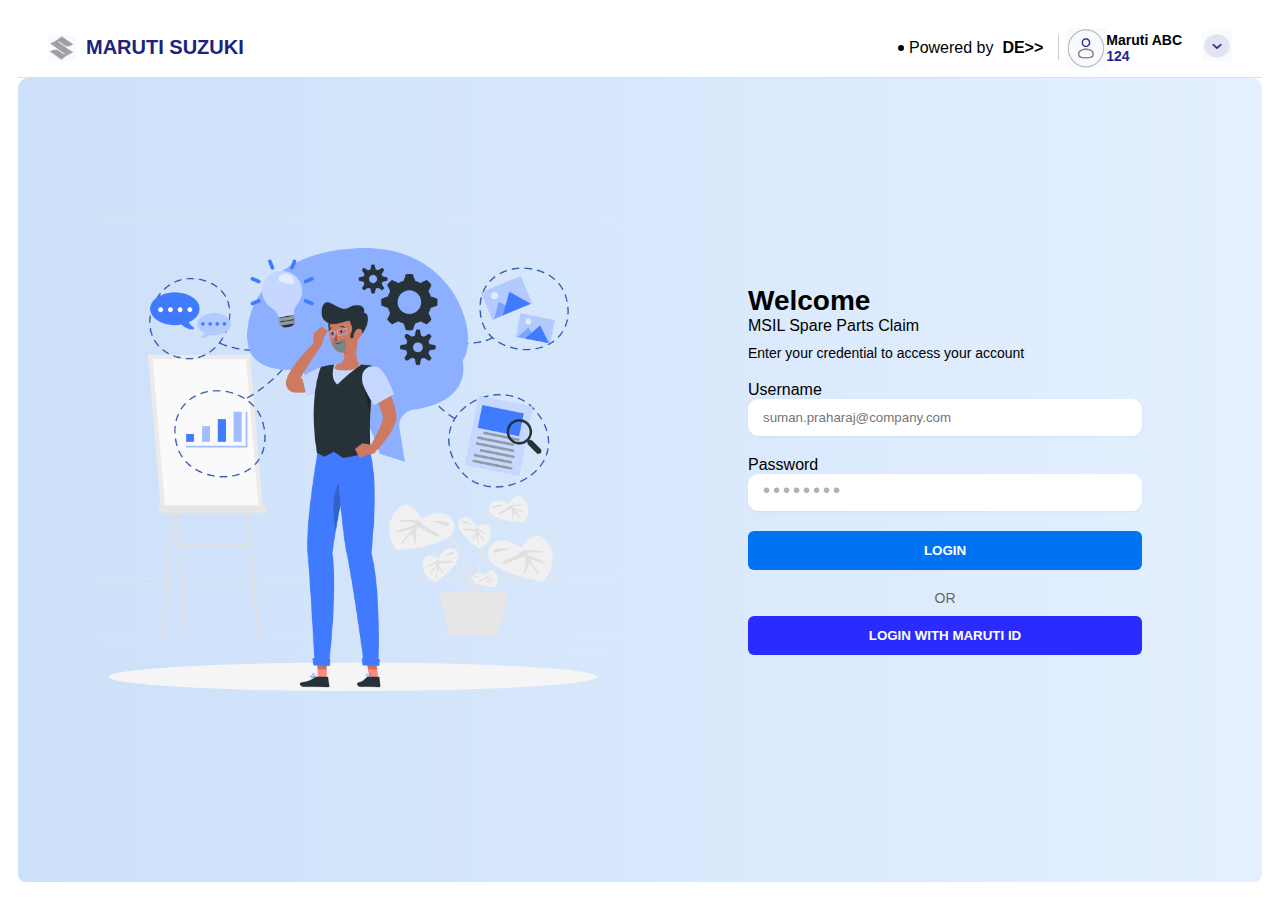
<file: index.html>
<!DOCTYPE html>
<html lang="en">
<head>
  <meta charset="UTF-8" />
  <meta name="viewport" content="width=device-width, initial-scale=1.0" />
  <title>MSIL Spare Parts Claim</title>
  <link rel="stylesheet" href="styles.css" />
</head>
<body>
  <div class="page-border">
    <header class="main-header">
      <div class="left">
        <img src="maruti logo.png" class="msil-logo" alt="Maruti Suzuki Logo" >
        <span class="brand-name">MARUTI SUZUKI</span>
      </div>
      <div class="right">
        <div class="powered">
          <span class="dot"></span> Powered by <strong>&nbsp; DE>></strong>
        </div>
        <div class="divider"></div>
        <div class="user-profile">
          <div class="user-avatar"><img src="user-icon.png" alt="User Icon" style="width: 40px; height: 40px;"></div>
          <div class="user-details">
            <div class="user-name">Maruti ABC</div>
            <div class="user-id">124</div>
          </div>
          <div class="user-avatar2"><img src="dropdown-icon.png" alt="User Icon" style="width: 30px; height: 30px;"></div>
        </div>
      </div>
    </header>

    <main class="main-content">
      <div class="illustration">
        <img src="illustration.png" alt="Illustration" />
      </div>
      <div class="login-box">
        <h1>Welcome</h1>
        <h2>MSIL Spare Parts Claim</h2>
        <p>Enter your credential to access your account</p>
        <form id="login-form">
          <label>Username</label>
          <input type="email" placeholder="suman.praharaj@company.com" required>
          <label>Password</label>
          <input type="password" class="password-field" placeholder="••••••••" required>
          <button type="submit" class="btn-login">LOGIN</button>
          <div class="divider-text">OR</div>
          <button type="button" class="btn-maruti">LOGIN WITH MARUTI ID</button>
        </form>
      </div>
    </main>
  </div>
  <script>
    document.getElementById("login-form").addEventListener("submit", function(e) {
      e.preventDefault(); // Stop actual form submission
      window.location.href = "otp.html"; // Redirect to OTP page
    });
    document.querySelector(".btn-maruti").addEventListener("click", function() {
      window.location.href = "dashboard.html";
    });
  </script>  
</body>
</html>
</file>
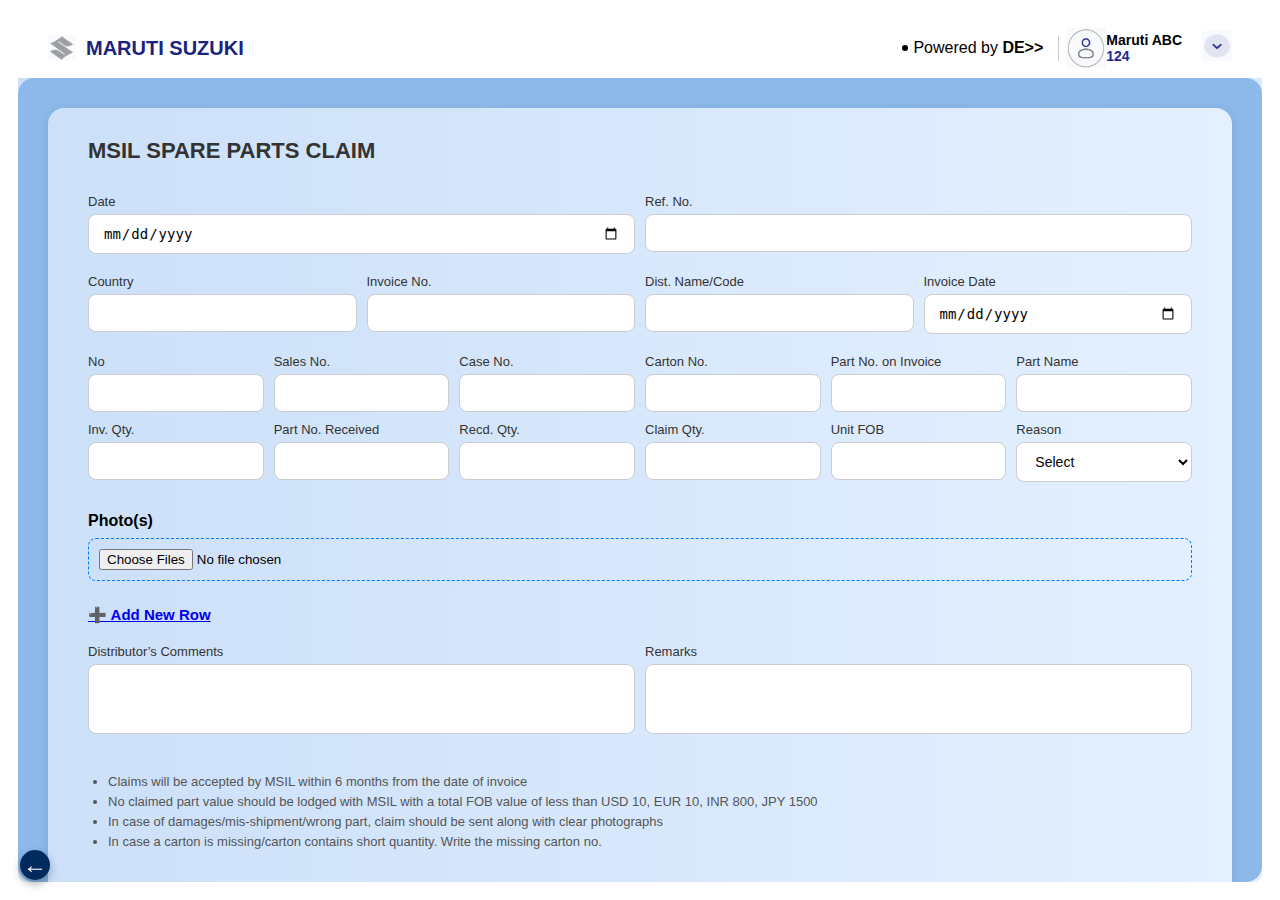
<file: create-claim.html>
<!DOCTYPE html>
<html lang="en">
<head>
  <meta charset="UTF-8">
  <meta name="viewport" content="width=device-width, initial-scale=1.0">
  <title>Create New Claim</title>
  <link rel="stylesheet" href="claim-form.css">
</head>
<body>
  <div class="page-border">
    <header class="main-header">
      <div class="left">
        <img src="maruti logo.png" class="msil-logo" alt="Maruti Suzuki Logo">
        <span class="brand-name">MARUTI SUZUKI</span>
      </div>
      <div class="right">
        <div class="powered">
          <span class="dot"></span> Powered by <strong>&nbspDE>></strong>
        </div>
        <div class="divider"></div>
        <div class="user-profile">
          <div class="user-avatar"><img src="user-icon.png" alt="User Icon" style="width: 40px; height: 40px;"></div>
          <div class="user-details">
            <div class="user-name">Maruti ABC</div>
            <div class="user-id">124</div>
          </div>
          <div class="user-avatar2"><img src="dropdown-icon.png" alt="User Icon" style="width: 30px; height: 30px;"></div>
        </div>
      </div>
    </header>

    <div class="inner-container">
    <main class="claim-form-container">
      <h2>MSIL SPARE PARTS CLAIM</h2>
      <form class="claim-form">

        <!-- First Row -->
        <div class="row">
          <div class="form-group">
            <label for="date">Date</label>
            <input type="date" id="date" name="date">
          </div>
          <div class="form-group">
            <label for="refNo">Ref. No.</label>
            <input type="text" id="refNo" name="refNo">
          </div>
        </div>

        <!-- Second Row -->
        <div class="row">
          <div class="form-group">
            <label for="country">Country</label>
            <input type="text" id="country" name="country">
          </div>
          <div class="form-group">
            <label for="invoiceNo">Invoice No.</label>
            <input type="text" id="invoiceNo" name="invoiceNo">
          </div>
          <div class="form-group">
            <label for="distName">Dist. Name/Code</label>
            <input type="text" id="distName" name="distName">
          </div>
          <div class="form-group">
            <label for="invoiceDate">Invoice Date</label>
            <input type="date" id="invoiceDate" name="invoiceDate">
          </div>
        </div>

        <!-- Third Long Row -->
        <div class="row">
          <div class="form-group"><label>No</label><input type="text"></div>
          <div class="form-group"><label>Sales No.</label><input type="text"></div>
          <div class="form-group"><label>Case No.</label><input type="text"></div>
          <div class="form-group"><label>Carton No.</label><input type="text"></div>
          <div class="form-group"><label>Part No. on Invoice</label><input type="text"></div>
          <div class="form-group"><label>Part Name</label><input type="text"></div>
          <div class="form-group"><label>Inv. Qty.</label><input type="text"></div>
          <div class="form-group"><label>Part No. Received</label><input type="text"></div>
          <div class="form-group"><label>Recd. Qty.</label><input type="text"></div>
          <div class="form-group"><label>Claim Qty.</label><input type="text"></div>
          <div class="form-group"><label>Unit FOB</label><input type="text"></div>
          <div class="form-group">
            <label>Reason</label>
            <select>
              <option value="">Select</option>
              <option value="missing">Missing</option>
              <option value="damaged">Damaged</option>
            </select>
          </div>
        </div>

        <!-- Photo Upload Section -->
        <div class="photo-section">
          <label>Photo(s)</label>
          <input type="file" multiple>
        </div>

        <div class="add-row">
          <a href="#">➕ Add New Row</a>
        </div>

        <!-- Comments Row -->
        <div class="row">
          <div class="form-group" style="flex: 1;">
            <label>Distributor’s Comments</label>
            <textarea rows="3"></textarea>
          </div>
          <div class="form-group" style="flex: 1;">
            <label>Remarks</label>
            <textarea rows="3"></textarea>
          </div>
        </div>

        <!-- Notes Section -->
        <ul class="notes">
          <li>Claims will be accepted by MSIL within 6 months from the date of invoice</li>
          <li>No claimed part value should be lodged with MSIL with a total FOB value of less than USD 10, EUR 10, INR 800, JPY 1500</li>
          <li>In case of damages/mis-shipment/wrong part, claim should be sent along with clear photographs</li>
          <li>In case a carton is missing/carton contains short quantity. Write the missing carton no.</li>
        </ul>

        <!-- Buttons -->
        <div class="form-buttons">
          <button type="button" class="back-btn">←</button>
          <button type="button" class="submit-btn" onclick="goToPopup()">SUBMIT</button>
        </div>
      </form>
    </main>
    </div>
  </div>
  <!-- Success Modal -->
  <div class="modal-overlay" id="successModal" style="display:none;">
    <div class="modal-content">
      <span class="close-btn" onclick="closeModal()">✖</span>
      <p>Claim Submitted Successfully!</p>
      <button class="ok-btn" onclick="closeModal()">OK</button>
    </div>
  </div>
  <button class="back-button" onclick="goBack()">
    &#8592;
  </button>
  <script>
    function showModal() {
      document.getElementById('successModal').style.display = 'flex';
      document.querySelector('.submit-btn').disabled = true;
    }

    function closeModal() {
      document.getElementById('successModal').style.display = 'none';
      window.location.href = 'dashboard.html'; // Redirect to dashboard after OK
    }

    // Attach to submit button
    document.querySelector('.submit-btn').addEventListener('click', function(e) {
      e.preventDefault();
      showModal();
    });
    function goBack() {
      window.history.back();
    }
  </script>
</body>
</html>
</file>
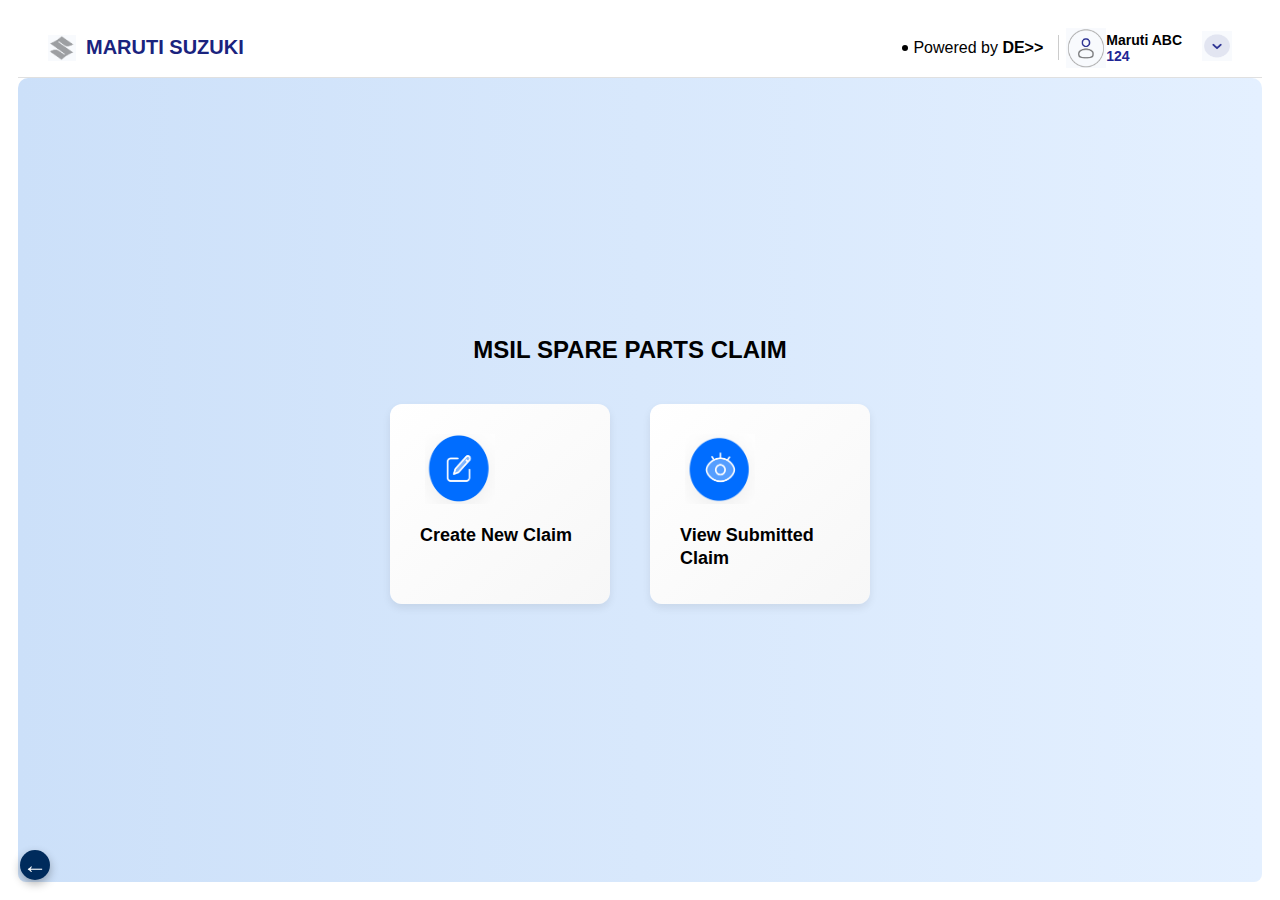
<file: dashboard.html>
<!DOCTYPE html>
<html lang="en">
<head>
  <meta charset="UTF-8" />
  <meta name="viewport" content="width=device-width, initial-scale=1.0"/>
  <title>MSIL Spare Parts Claim</title>
  <link rel="stylesheet" href="dashboard.css" />
</head>
<body>
  <div class="page-border">
    <header class="main-header">
      <div class="left">
        <img src="maruti logo.png" class="msil-logo" alt="Maruti Suzuki Logo" />
        <span class="brand-name">MARUTI SUZUKI</span>
      </div>
      <div class="right">
        <div class="powered">
          <span class="dot"></span> Powered by <strong>&nbspDE>></strong>
        </div>
        <div class="divider"></div>
        <div class="user-profile">
          <div class="user-avatar"><img src="user-icon.png" alt="User Icon" style="width: 40px; height: 40px;"></div>
          <div class="user-details">
            <div class="user-name">Maruti ABC</div>
            <div class="user-id">124</div>
          </div>
          <div class="user-avatar2"><img src="dropdown-icon.png" alt="User Icon" style="width: 30px; height: 30px;"></div>
        </div>
      </div>
    </header>

    <main class="main-content">
      <div>
        <h1 class="page-title">MSIL SPARE PARTS CLAIM</h1>
        <div class="options-container">
          <a href="create-claim.html" style="text-decoration: none;">
            <div class="option-card">
              <img src="create-icon.png" alt="Create Icon" />
              <div class="option-title">Create New Claim</div>
            </div>
          </a>
          <a href="submitted-claims.html" style="text-decoration: none;">
          <div class="option-card">
            <img src="view-icon.png" alt="View Icon" />
            <div class="option-title">View Submitted Claim</div>
          </div>
          </a>
        </div>
      </div>
    </main>
  </div>
  <button class="back-button" onclick="goBack()">
    &#8592;
  </button>
  <script>
    function goBack() {
      window.history.back();
    }
  </script> 
</body>
</html>
</file>
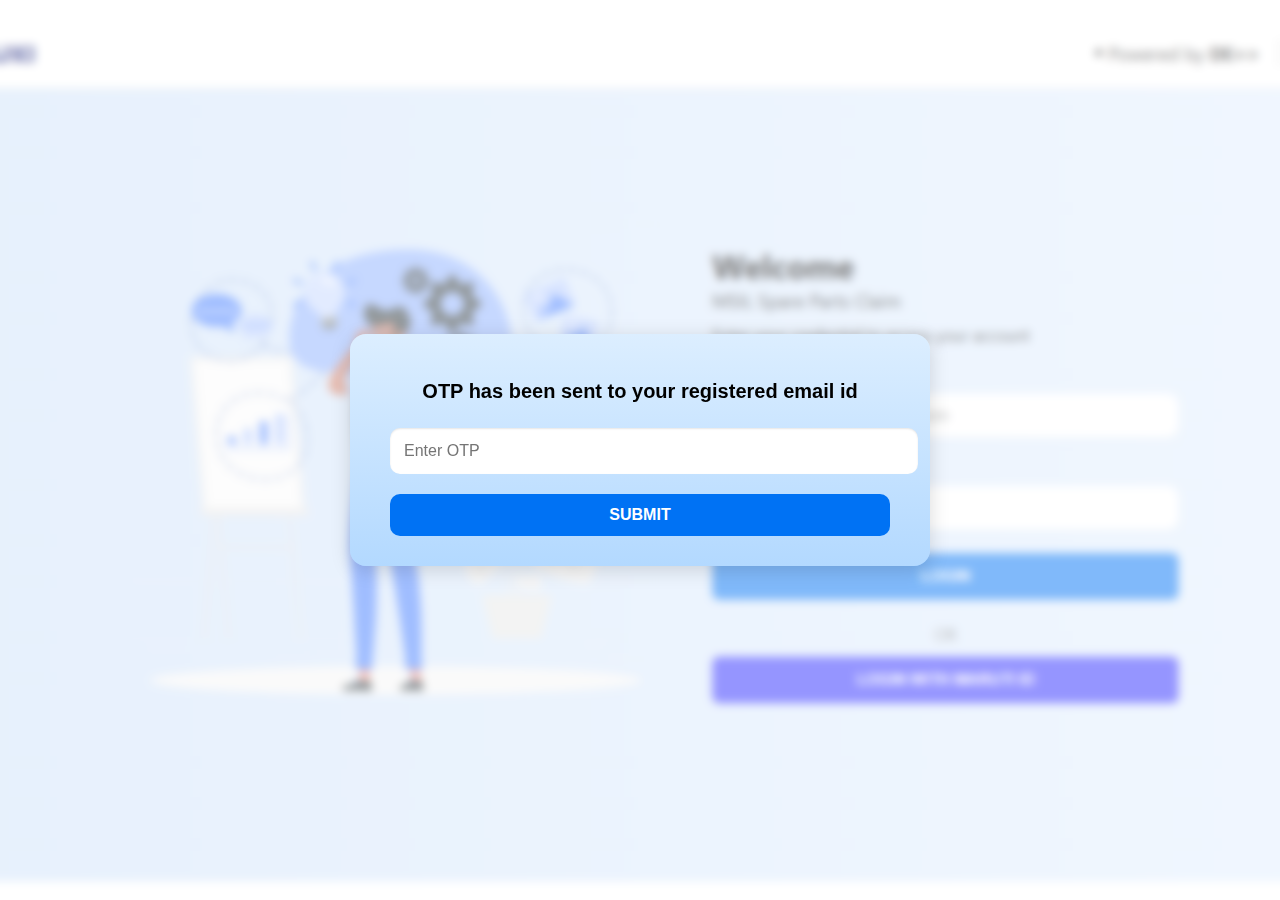
<file: otp.html>
<!DOCTYPE html>
<html lang="en">
<head>
  <meta charset="UTF-8" />
  <meta name="viewport" content="width=device-width, initial-scale=1.0" />
  <title>OTP Verification</title>
  <style>
    html, body {
      margin: 0;
      padding: 0;
      height: 100%;
      font-family: 'Segoe UI', sans-serif;
      background: url('Screenshot 2025-04-25 113250.png') no-repeat center center fixed;
      background-size: cover;
      overflow: hidden;
    }

    .otp-overlay {
      position: fixed;
      top: 0; left: 0;
      width: 100%;
      height: 100%;
      backdrop-filter: blur(5px);
      background-color: rgba(255, 255, 255, 0.5);
      display: flex;
      justify-content: center;
      align-items: center;
    }

    .otp-box {
      background: linear-gradient(to bottom, #dceeff, #b3d9ff);
      padding: 30px 40px;
      border-radius: 16px;
      box-shadow: 0 4px 20px rgba(0, 0, 0, 0.15);
      text-align: center;
      width: 500px;
    }

    .otp-box h2 {
      font-size: 20px;
      margin-bottom: 25px;
    }

    .otp-box h2 strong {
      font-weight: bold;
    }

    .otp-box input {
      padding: 14px;
      font-size: 16px;
      border: none;
      border-radius: 10px;
      width: 100%;
      margin-bottom: 20px;
      outline: none;
      box-shadow: inset 0 1px 2px rgba(0, 0, 0, 0.1);
    }

    .otp-box button {
      padding: 12px;
      width: 100%;
      font-size: 16px;
      background-color: #0072f4;
      color: white;
      font-weight: bold;
      border: none;
      border-radius: 10px;
      cursor: pointer;
      transition: background-color 0.3s ease;
    }

    .otp-box button:hover {
      background-color: #005ace;
    }
  </style>
</head>
<body>
  <div class="otp-overlay">
    <div class="otp-box">
      <h2><strong>OTP</strong> has been sent to your registered email id</h2>
      <input type="text" placeholder="Enter OTP" required />
      <button type="submit" onclick="window.location.href='dashboard.html'">SUBMIT</button>
    </div>
  </div>
</body>
</html>
</file>
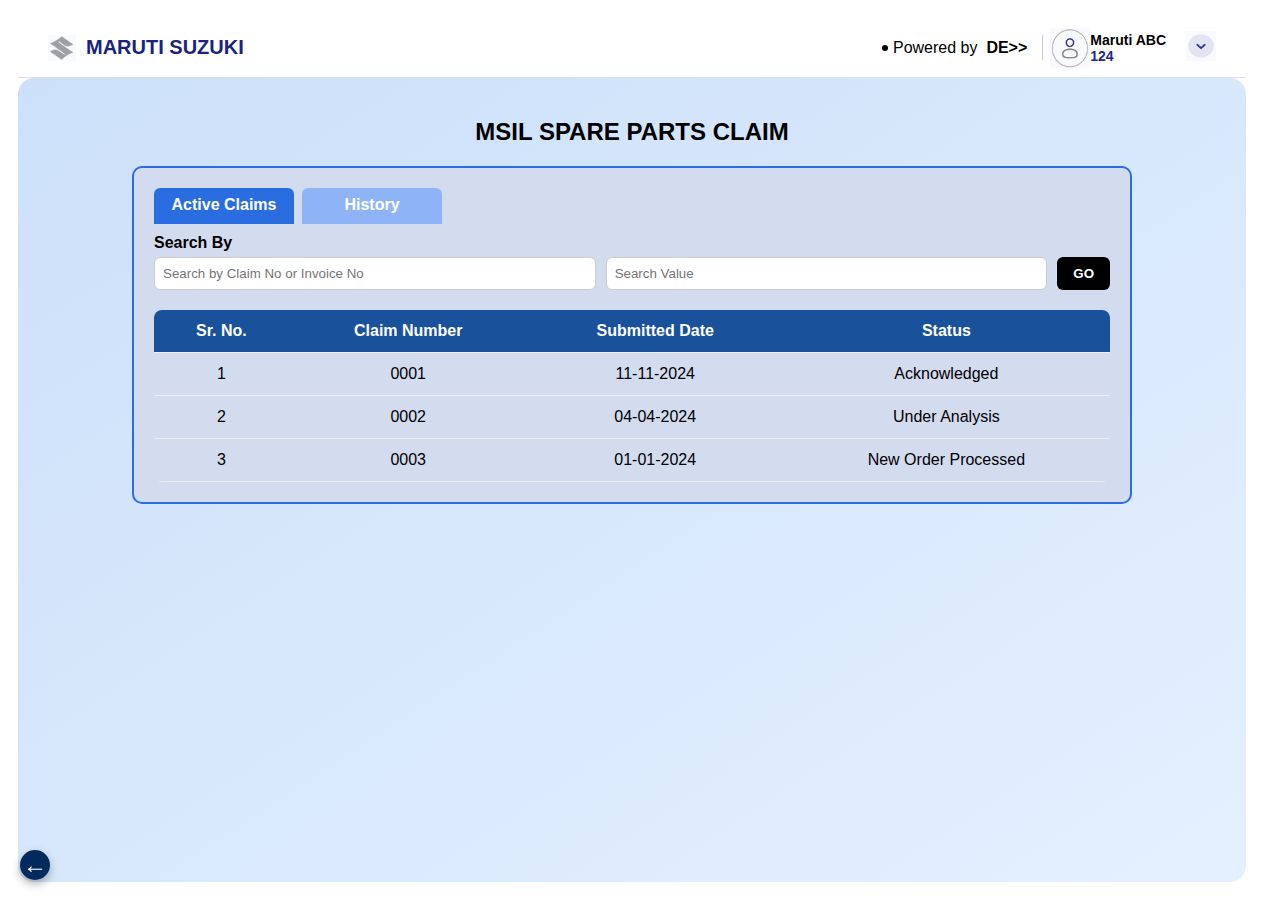
<file: submitted-claims.html>
<!DOCTYPE html>
<html lang="en">
<head>
    <meta charset="UTF-8">
    <title>MSIL Spare Parts Claim</title>
    <link rel="stylesheet" href="submitted-claims.css">
</head>
<body>
    <div class="page-border">
        <header class="main-header">
            <div class="left">
              <img src="maruti logo.png" class="msil-logo" alt="Maruti Suzuki Logo" >
              <span class="brand-name">MARUTI SUZUKI</span>
            </div>
            <div class="right">
              <div class="powered">
                <span class="dot"></span> Powered by <strong>&nbsp; DE>></strong>
              </div>
              <div class="divider"></div>
              <div class="user-profile">
                <div class="user-avatar"><img src="user-icon.png" alt="User Icon" style="width: 40px; height: 40px;"></div>
                <div class="user-details">
                  <div class="user-name">Maruti ABC</div>
                  <div class="user-id">124</div>
                </div>
                <div class="user-avatar2"><img src="dropdown-icon.png" alt="User Icon" style="width: 30px; height: 30px;"></div>
              </div>
            </div>
        </header>

        <main class="main-content">
            <h1>MSIL SPARE PARTS CLAIM</h1>

            <div class="claims-container">
                <div class="tabs">
                    <button class="tab active" id="active-tab">Active Claims</button>
                    <button class="tab" id="history-tab">History</button>
                </div>

                <div class="search-section">
                    <label class="search-label">Search By</label>
                    <div class="search-bar">
                        <input type="text" placeholder="Search by Claim No or Invoice No">
                        <input type="text" placeholder="Search Value">
                        <button class="go-btn">GO</button>
                    </div>
                </div>

                <div class="table-container">
                    <!-- ACTIVE CLAIMS TABLE -->
                    <table id="active-claims-table">
                        <thead>
                            <tr>
                                <th>Sr. No.</th>
                                <th>Claim Number</th>
                                <th>Submitted Date</th>
                                <th>Status</th>
                            </tr>
                        </thead>
                        <tbody>
                            <tr>
                                <td>1</td>
                                <td>0001</td>
                                <td>11-11-2024</td>
                                <td>Acknowledged</td>
                            </tr>
                            <tr>
                                <td>2</td>
                                <td>0002</td>
                                <td>04-04-2024</td>
                                <td>Under Analysis</td>
                            </tr>
                            <tr>
                                <td>3</td>
                                <td>0003</td>
                                <td>01-01-2024</td>
                                <td>New Order Processed</td>
                            </tr>
                        </tbody>
                    </table>

                    <!-- HISTORY TABLE (Initially Hidden) -->
                    <table id="history-table" style="display: none;">
                        <thead>
                            <tr>
                                <th>Sr. No.</th>
                                <th>Claim Number</th>
                                <th>Submitted Date</th>
                                <th>Status</th>
                            </tr>
                        </thead>
                        <tbody>
                            <tr>
                                <td>1</td>
                                <td>0001</td>
                                <td>11-11-2024</td>
                                <td>New Claim</td>
                            </tr>
                            <tr>
                                <td>2</td>
                                <td>0002</td>
                                <td>04-04-2024</td>
                                <td>Acknowledged</td>
                            </tr>
                            <tr>
                                <td>3</td>
                                <td>0003</td>
                                <td>01-01-2024</td>
                                <td>Under Analysis</td>
                            </tr>
                        </tbody>
                    </table>
                </div>

            </div>
        </main>
    </div>
    <button class="back-button" onclick="goBack()">
        &#8592;
    </button>    
    <script >
        function goBack() {
            window.history.back();
        }
        document.getElementById('active-tab').addEventListener('click', function() {
            document.getElementById('active-claims-table').style.display = 'table';
            document.getElementById('history-table').style.display = 'none';

            this.classList.add('active');
            document.getElementById('history-tab').classList.remove('active');
        });

        document.getElementById('history-tab').addEventListener('click', function() {
            document.getElementById('active-claims-table').style.display = 'none';
            document.getElementById('history-table').style.display = 'table';

            this.classList.add('active');
            document.getElementById('active-tab').classList.remove('active');
        });
    </script> <!-- Linking JavaScript -->
</body>
</html>
</file>
<file: styles.css>
* {
  margin: 0;
  padding: 0;
  box-sizing: border-box;
}

body, html {
  margin: 0;
  padding: 0;
  height: 100%;
  font-family: 'Segoe UI', sans-serif;  
  overflow: hidden;
}

.page-border {
  margin: 10px;
  border: 8px solid white;
  border-radius: 16px;
  box-sizing: border-box;
  height: calc(100vh - 20px);
  overflow: hidden;
  background: white; /* Makes the box white */
  display: flex;
  flex-direction: column;
}

.main-header {
  display: flex;
  justify-content: space-between;
  align-items: center;
  background-color: white; /* FIXED: Make header pure white */
  padding: 8px 30px;
  height: 60px;
  border-bottom: 1px solid #e0e0e0;
}

.left, .right, .user-profile, .powered {
  display: flex;
  align-items: center;
}

.msil-logo {
  height: 26px;
}

.brand-name {
  font-weight: 800;
  font-size: 20px;
  color: #1a237e;
  margin-left: 10px;
}

.dot {
  width: 6px;
  height: 6px;
  background: #000;
  border-radius: 50%;
  margin-right: 5px;
}

.divider {
  height: 25px;
  width: 1px;
  background-color: #ccc;
  margin: 0 15px;
}

.user-avatar {
  width: 32px;
  height: 32px;
  /* border: 1px solid #aaa;
  border-radius: 50%; */
  display: flex;
  justify-content: center;
  align-items: center;
  padding-right: 8px;
}

.user-details{
  padding-right: 20px;
}

.inner-dot {
  width: 10px;
  height: 10px;
  background-color: #4a148c;
  border-radius: 50%;
}

.user-name {
  font-size: 14px;
  font-weight: 700;
}

.user-id {
  font-size: 14px;
  color: #212694;
  font-weight: 700;
}

.dropdown {
  font-size: 14px;
  padding-left: 8px;
}

.main-content {
  flex: 1;
  display: flex;
  justify-content: center;
  align-items: center;
  padding: 20px 40px 40px 20px;  /* ← Padding: top, right, bottom, left */
  background: linear-gradient(to right, #cce0f9, #e4f0ff); /* Gradient inside box */
  box-sizing: border-box;
  border-top-left-radius: 10px;
  border-top-right-radius: 10px;
}

.illustration img {
  max-height: 70vh;
  width: auto;
}

.login-box {
  width: 400px;
  margin: 80px;
}

.login-box h1 {
  font-size: 28px;
}

.login-box h2 {
  font-size: 16px;
  font-weight: normal;
  margin-bottom: 10px;
}

.login-box p {
  font-size: 14px;
  margin-bottom: 20px;
}

form {
  display: flex;
  flex-direction: column;
}

form input {
  padding: 10px 14px;
  margin-bottom: 20px;
  border-radius: 10px;
  border: 1px solid white;
  background: white;
  box-shadow: 0 1px 3px rgba(0,0,0,0.05);
}

form input:focus {
  outline: none;
  border-color: #3399ff;
}

.password-field::placeholder {
  font-size: 20px;
  letter-spacing: 3px;
  color: #b0b0b0;
}

.btn-login, .btn-maruti {
  padding: 12px;
  border: none;
  color: white;
  font-weight: bold;
  border-radius: 6px;
  cursor: pointer;
}

.btn-login {
  background-color: #0072f4;
  margin-bottom: 10px;
}

.btn-maruti {
  background-color: #2b2bff;
}

.btn-login:hover {
  background-color: #005ace;
}

.btn-maruti:hover {
  background-color: #0000c5;
}

.divider-text {
  text-align: center;
  margin: 10px 0;
  font-size: 14px;
  color: #666;
}
</file>
<file: claim-form.css>
* {
  margin: 0;
  padding: 0;
  box-sizing: border-box;
}

html, body {
  height: 100%;
  font-family: 'Segoe UI', sans-serif;
  background: white;
  overflow: hidden;
}

.page-border {
  margin: 10px;
  border: 8px solid white;
  border-radius: 16px;
  height: calc(100vh - 20px);
  display: flex;
  flex-direction: column;
  background: linear-gradient(to bottom right, #cce0f9, #e4f0ff);
}

/* Header */
.main-header {
  display: flex;
  justify-content: space-between;
  align-items: center;
  background: white;
  padding: 8px 30px;
  height: 60px;
}

.left, .right, .user-profile, .powered {
  display: flex;
  align-items: center;
}

.msil-logo {
  height: 26px;
}

.brand-name {
  font-weight: 800;
  font-size: 20px;
  color: #1a237e;
  margin-left: 10px;
}

.dot {
  width: 6px;
  height: 6px;
  background: #000;
  border-radius: 50%;
  margin-right: 5px;
}

.divider {
  height: 25px;
  width: 1px;
  background-color: #ccc;
  margin: 0 15px;
}

.user-avatar {
  width: 32px;
  height: 32px;
  /* border: 1px solid #aaa;
  border-radius: 50%; */
  display: flex;
  justify-content: center;
  align-items: center;
  padding-right: 8px;
}

.user-details{
  padding-right: 20px;
}

.inner-dot {
  width: 10px;
  height: 10px;
  background-color: #4a148c;
  border-radius: 50%;
}

.user-name {
  font-size: 14px;
  font-weight: 700;
}

.user-id {
  font-size: 14px;
  color: #212694;
  font-weight: 700;
}

.dropdown {
  font-size: 14px;
  padding-left: 8px;
}

.inner-container {
  background-color: #8cb9e9; /* Your custom color */
  padding: 30px;
  flex: 1;
  overflow-y: auto;
  border-radius: 16px 16px 16px 16px;
}

/* Main Form */
.claim-form-container {
  flex: 1;
  overflow-y: auto;
  background: linear-gradient(to right, #cce0f9, #e4f0ff);;
  padding: 30px 40px 40px;
  border-radius: 16px 16px 16px 16px;
  box-shadow: 0px 2px 8px rgba(0,0,0,0.1);
}

.claim-form-container h2 {
  font-size: 22px;
  font-weight: 700;
  margin-bottom: 30px;
  color: #333;
}

.claim-form {
  display: flex;
  flex-direction: column;
  gap: 20px;
}

/* Form Rows */
.row {
  display: flex;
  gap: 10px;
  flex-wrap: wrap;
}

.form-group {
  display: flex;
  flex-direction: column;
  flex: 1;
  min-width: 150px;
}

.form-group label {
  font-size: 13px;
  color: #333;
  font-weight: 500;
  margin-bottom: 5px;
}

.form-group input,
.form-group select,
.form-group textarea {
  padding: 10px 14px;
  font-size: 14px;
  border: 1px solid #ccc;
  border-radius: 8px;
  background: white;
}

textarea {
  resize: none;
}

/* Photo Upload */
.photo-section {
  display: flex;
  flex-direction: column;
  margin-top: 10px;
}

.photo-section label {
  font-weight: bold;
  margin-bottom: 8px;
}

input[type="file"] {
  border: 1px dashed #007bff;
  padding: 10px;
  border-radius: 8px;
}

/* Add Row Button */
.add-row {
  color: #007bff;
  font-size: 15px;
  font-weight: bold;
  margin-top: 5px;
  cursor: pointer;
}

/* Notes Section */
.notes {
  margin-top: 20px;
  padding-left: 20px;
  font-size: 13px;
  color: #555;
}

.notes li {
  margin-bottom: 5px;
}

/* Submit and Back Buttons */
.form-buttons {
  display: flex;
  justify-content: space-between;
  margin-top: 30px;
}

.back-btn {
  padding: 10px 20px;
  background: #e0e0e0;
  border: none;
  border-radius: 8px;
  cursor: pointer;
  font-weight: bold;
}

.submit-btn {
  padding: 10px 30px;
  background: #007bff;
  margin: 20px auto 0 auto; /* Top Margin 20px, Center Horizontally */
  border: none;
  color: white;
  font-weight: bold;
  border-radius: 8px;
  cursor: pointer;
}

.submit-btn:hover {
  background: #005ace;
}

.modal-overlay {
  position: fixed;
  top: 0; left: 0; 
  width: 100%; height: 100%;
  background: rgba(255,255,255,0.8);
  backdrop-filter: blur(1px);
  display: flex;
  justify-content: center;
  align-items: center;
  z-index: 9999;
}

.modal-content {
  background: linear-gradient(to right, #cce0f9, #b3d4fc);
  border-radius: 12px;
  padding: 40px 20px;
  width: 400px;
  text-align: center;
  position: relative;
  box-shadow: 0px 8px 20px rgba(0,0,0,0.2);
}

.modal-content p {
  font-size: 20px;
  font-weight: bold;
  margin-bottom: 30px;
}

.ok-btn {
  background-color: #007bff;
  color: white;
  border: none;
  padding: 10px 30px;
  font-size: 16px;
  border-radius: 8px;
  cursor: pointer;
}

.ok-btn:hover {
  background-color: #0056c7;
}

.close-btn {
  position: absolute;
  top: 10px;
  right: 15px;
  font-size: 24px;
  color: red;
  cursor: pointer;
}

.back-button {
  position: fixed;
  bottom: 20px;
  left: 20px;
  background-color: #002b5c; /* dark blue */
  color: white;
  font-size: 24px;
  border: none;
  border-radius: 50%;
  width: 30px;
  height: 30px;
  display: flex;
  justify-content: center;
  align-items: center;
  cursor: pointer;
  box-shadow: 0px 4px 10px rgba(0,0,0,0.3);
  z-index: 1000;
}
</file>
<file: dashboard.css>
* {
    margin: 0;
    padding: 0;
    box-sizing: border-box;
  }
  
  html, body {
    margin: 0;
    padding: 0;
    height: 100%;
    font-family: 'Segoe UI', sans-serif;
    overflow:hidden;
  }
  
  .page-border {
    display: flex;
    flex-direction: column;
    height: calc(100vh - 20px); /* Full screen height */
    overflow: hidden; /* Hide scrollbar */
    border: 8px solid white;
    border-radius: 16px;
    margin: 10px;
    box-sizing: border-box;
    background: white;
  }
  
  
  /* Header */
  .main-header {
    display: flex;
    justify-content: space-between;
    align-items: center;
    background: white;
    padding: 8px 30px;
    height: 60px;
    border-bottom: 1px solid #e0e0e0;
  }
  
  .left, .right, .user-profile, .powered {
    display: flex;
    align-items: center;
  }
  
  .msil-logo {
    height: 26px;
  }
  
  .brand-name {
    font-weight: 800;
    font-size: 20px;
    color: #1a237e;
    margin-left: 10px;
  }
  
  .dot {
    width: 6px;
    height: 6px;
    background: #000;
    border-radius: 50%;
    margin-right: 5px;
  }
  
  .divider {
    height: 25px;
    width: 1px;
    background-color: #ccc;
    margin: 0 15px;
  }
  
  .user-avatar {
    width: 32px;
    height: 32px;
    /* border: 1px solid #aaa;
    border-radius: 50%; */
    display: flex;
    justify-content: center;
    align-items: center;
    padding-right: 8px;
  }
  
  .user-details{
    padding-right: 20px;
  }

  .inner-dot {
    width: 10px;
    height: 10px;
    background-color: #4a148c;
    border-radius: 50%;
  }
  
  .user-name {
    font-size: 14px;
    font-weight: 700;
  }
  
  .user-id {
    font-size: 14px;
    color: #212694;
    font-weight: 700;
  }
  
  .dropdown {
    font-size: 14px;
    padding-left: 8px;
  }
  
  /* Main Content */
  .main-content {
    flex: 1;
    display: flex;
    justify-content: center;
    align-items: center;
    background: linear-gradient(to right, #cce0f9, #e4f0ff);
    padding: 20px 40px 40px 20px; /* ✅ this ensures visible bottom space */
    box-sizing: border-box;
    border-top-left-radius: 10px;
    border-top-right-radius: 10px;
  }
    
  .page-title {
    text-align: center;
    font-size: 24px;
    font-weight: bold;
    margin-bottom: 40px;
  }
  
  .options-container {
    display: flex;
    gap: 40px;
    justify-content: center;
    align-items: stretch; /* This makes all cards equal height */
  }
  
  .option-card {
    background: linear-gradient(to bottom right, #ffffff, #f7f7f7);
    padding: 30px 30px 20px;
    width: 220px;
    min-height: 200px; /* Ensures same minimum height */
    border-radius: 12px;
    box-shadow: 0 4px 8px rgba(0,0,0,0.08);
    display: flex;
    flex-direction: column;
    align-items: flex-start;
    justify-content: flex-start;
    transition: transform 0.2s;
  }
  
  
  .option-card:hover {
    transform: translateY(-4px);
  }
  
  .option-card img {
    width: 70px;
    height: 70px;
    margin-bottom: 20px;
    margin-left: 5px;
  }
  
  .option-title {
    font-size: 18px;
    font-weight: bold;
    color: #000;
    line-height: 1.3;
  }
  .back-button {
    position: fixed;
    bottom: 20px;
    left: 20px;
    background-color: #002b5c; /* dark blue */
    color: white;
    font-size: 24px;
    border: none;
    border-radius: 50%;
    width: 30px;
    height: 30px;
    display: flex;
    justify-content: center;
    align-items: center;
    cursor: pointer;
    box-shadow: 0px 4px 10px rgba(0,0,0,0.3);
    z-index: 1000;
  }
</file>
<file: submitted-claims.css>
* {
    margin: 0;
    padding: 0;
    box-sizing: border-box;
}

body, html {
    height: 100%;
    font-family: 'Segoe UI', sans-serif;
    background: white;
    overflow-x: hidden; /* Important: Force no horizontal scroll */
}

.page-border {
    margin: 10px;
    border: 8px solid white;
    border-radius: 16px;
    height: calc(100vh - 20px);
    display: flex;
    flex-direction: column;
    background: white;
    width: calc(100% - 36px); /* Correct the width */
}

.main-header {
    display: flex;
    justify-content: space-between;
    align-items: center;
    background-color: white; /* FIXED: Make header pure white */
    padding: 8px 30px;
    height: 60px;
    border-bottom: 1px solid #e0e0e0;
}
  
.left, .right, .user-profile, .powered {
    display: flex;
    align-items: center;
}
  
.msil-logo {
    height: 26px;
}
  
.brand-name {
    font-weight: 800;
    font-size: 20px;
    color: #1a237e;
    margin-left: 10px;
}
  
.dot {
    width: 6px;
    height: 6px;
    background: #000;
    border-radius: 50%;
    margin-right: 5px;
}
  
.divider {
    height: 25px;
    width: 1px;
    background-color: #ccc;
    margin: 0 15px;
}
  
.user-avatar {
    width: 32px;
    height: 32px;
    /* border: 1px solid #aaa;
    border-radius: 50%; */
    display: flex;
    justify-content: center;
    align-items: center;
    padding-right: 8px;
}
  
.user-details{
    padding-right: 20px;
}
  
.inner-dot {
    width: 10px;
    height: 10px;
    background-color: #4a148c;
    border-radius: 50%;
}
  
.user-name {
    font-size: 14px;
    font-weight: 700;
}
  
.user-id {
    font-size: 14px;
    color: #212694;
    font-weight: 700;
}
  
.dropdown {
    font-size: 14px;
    padding-left: 8px;
}

.main-content {
    border-radius: 16px;
    flex: 1;
    display: flex;
    flex-direction: column;
    align-items: center;
    padding: 40px 20px;
    background: linear-gradient(to bottom right, #cce0f9, #e4f0ff);
    overflow-x: hidden; /* Add this to STOP unwanted horizontal scrolling */
}

h1 {
    margin-bottom: 20px;
    font-size: 24px;
    font-weight: bold;
}

.claims-container {
    background: rgb(211, 220, 239);
    border: 2px solid #2a6de0;
    border-radius: 10px;
    padding: 20px;
    width: 90%;
    max-width: 1000px; /* Reduce it from 1100px */
    box-sizing: border-box; /* Important: ensure padding stays inside width */
}

.tabs {
    display: flex;
    justify-content: flex-start;
    margin-bottom: 10px;
}

.tab {
    width: 140px;
    text-align: center;
    padding: 8px 16px;
    background-color: #8eb4f7;
    color: white;
    border: none;
    font-weight: bold;
    font-size: 16px;
    cursor: pointer;
    border-bottom: 2px solid transparent;
    border-radius: 6px 6px 0 0;
    margin-right: 8px;
}

.tab.active {
    background-color: #2a6de0;
    color: white;
    border-radius: 6px 6px 0 0;
}

.search-section {
    display: flex;
    flex-direction: column;
    align-items: flex-start;
    margin-bottom: 20px;
}

.search-label {
    font-size: 16px;
    font-weight: 600;
    margin-bottom: 5px;
}

.search-bar {
    display: flex;
    width: 100%;
    gap: 10px;
    flex-wrap: wrap; /* Allow inputs + button to wrap on small screens */
}

.search-bar input {
    padding: 8px;
    border: 1px solid #ccc;
    border-radius: 6px;
    flex: 1 1 250px; /* Grow inputs nicely without forcing width */
}

.go-btn {
    flex-shrink: 0;
    padding: 8px 16px;
    background: black;
    color: white;
    border: none;
    border-radius: 6px;
    font-weight: bold;
    cursor: pointer;
}

.table-container {
    overflow-x: auto;
}

table {
    width: 100%;
    border-collapse: collapse;
    text-align: center;
    border-radius: 8px;
    overflow: hidden;
}

thead {
    background: #19519b;
    color: white;
}

th, td {
    padding: 12px;
    border-bottom: 1px solid #eee;
}

tbody tr:hover {
    background-color: #f5f5f5;
}

tbody a {
    color: #1565c0;
    text-decoration: none;
    font-weight: bold;
}
.back-button {
    position: fixed;
    bottom: 20px;
    left: 20px;
    background-color: #002b5c; /* dark blue */
    color: white;
    font-size: 24px;
    border: none;
    border-radius: 50%;
    width: 30px;
    height: 30px;
    display: flex;
    justify-content: center;
    align-items: center;
    cursor: pointer;
    box-shadow: 0px 4px 10px rgba(0,0,0,0.3);
    z-index: 1000;
}
</file>
